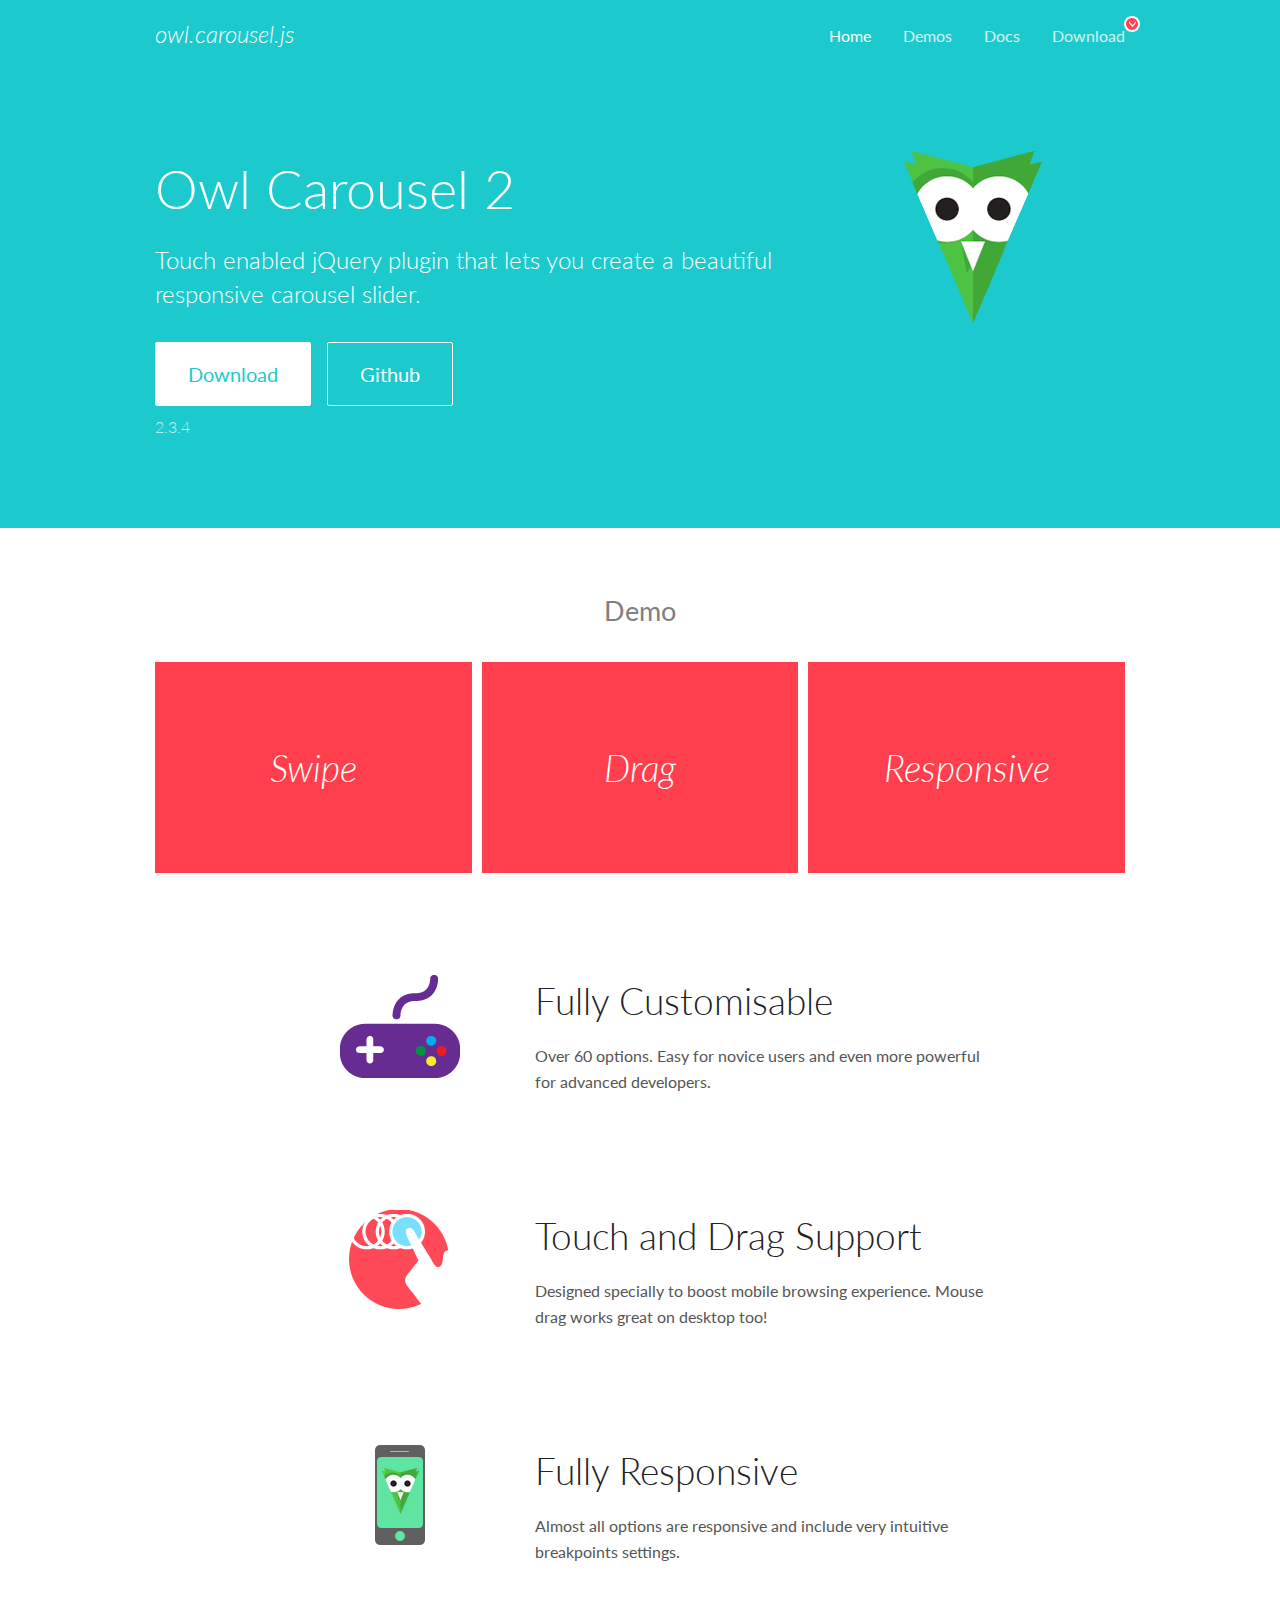
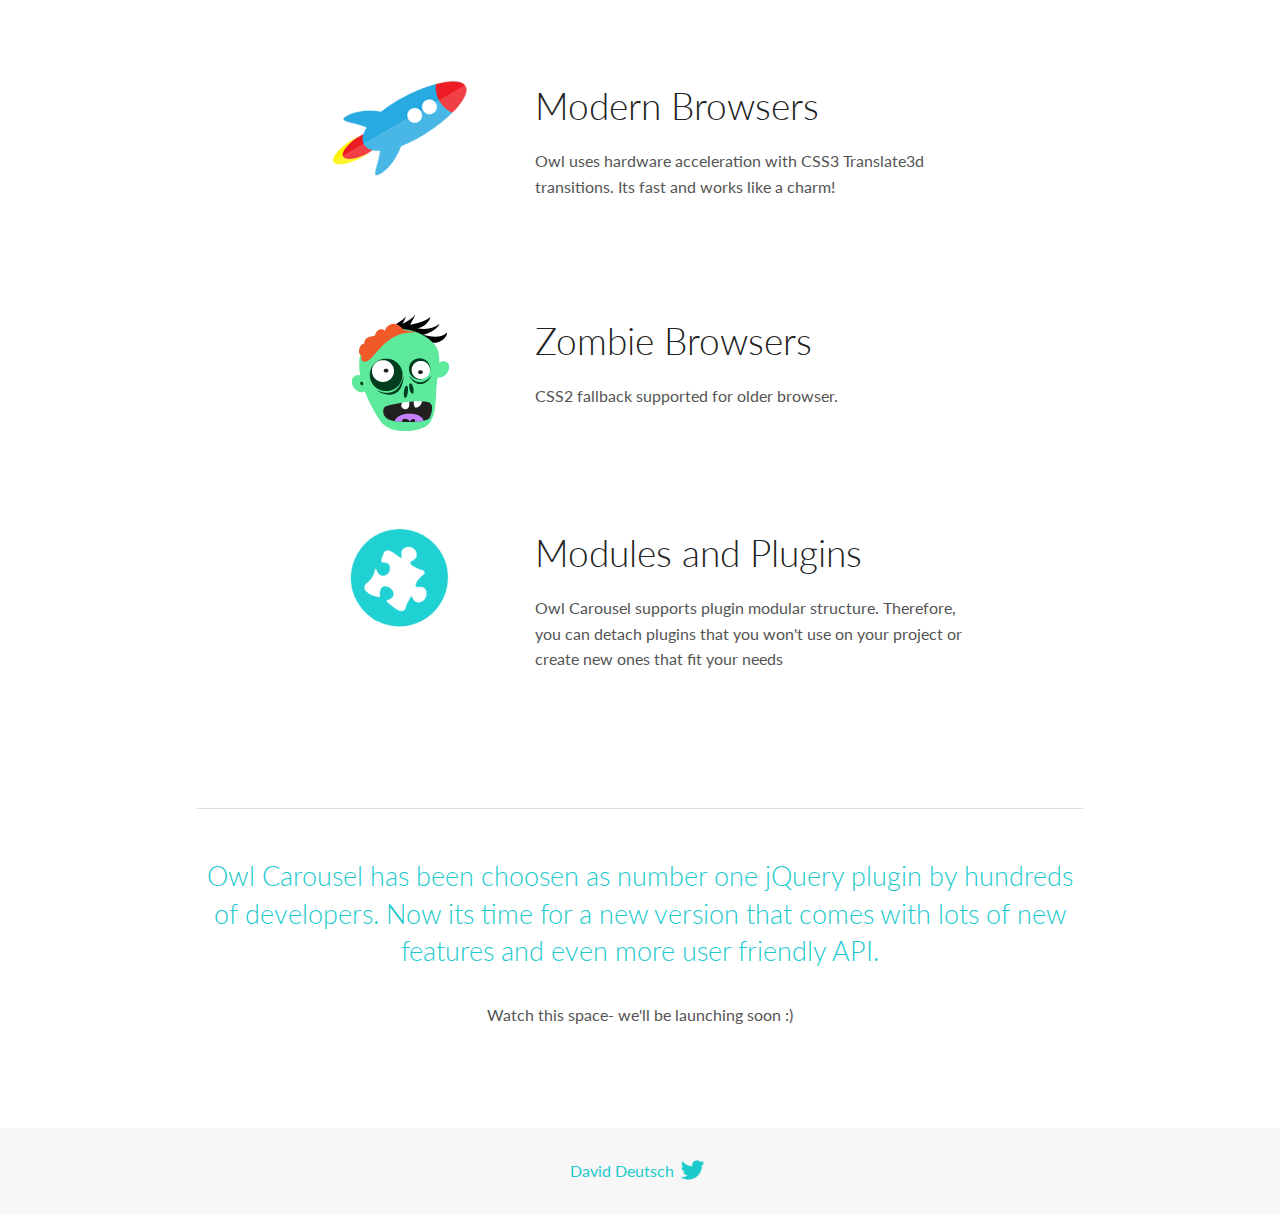
<file: OwlCarousel2-2.3.4/docs/index.html>
<!DOCTYPE html>
<html lang="en">
  <head>

    <!-- head -->
    <meta charset="utf-8">
    <meta name="msapplication-tap-highlight" content="no" />
    <meta name="viewport" content="width=device-width, initial-scale=1.0" />
    <meta name="description" content="Touch enabled jQuery plugin that lets you create beautiful responsive carousel slider.">
    <meta name="author" content="David Deutsch">
    <title>
      Home | Owl Carousel | 2.3.4
    </title>

    <!-- Stylesheets -->
    <link href='https://fonts.googleapis.com/css?family=Lato:300,400,700,400italic,300italic' rel='stylesheet' type='text/css'>
    <link rel="stylesheet" href="assets/css/docs.theme.min.css">

    <!-- Owl Stylesheets -->
    <link rel="stylesheet" href="assets/owlcarousel/assets/owl.carousel.min.css">
    <link rel="stylesheet" href="assets/owlcarousel/assets/owl.theme.default.min.css">

    <!-- HTML5 shim and Respond.js IE8 support of HTML5 elements and media queries -->

    <!--[if lt IE 9]>
      <script src="https://oss.maxcdn.com/libs/html5shiv/3.7.0/html5shiv.js"></script>
      <script src="https://oss.maxcdn.com/libs/respond.js/1.3.0/respond.min.js"></script>
    <![endif]-->

    <!-- Favicons -->
    <link rel="apple-touch-icon-precomposed" sizes="144x144" href="assets/ico/apple-touch-icon-144-precomposed.png">
    <link rel="shortcut icon" href="assets/ico/favicon.png">
    <link rel="shortcut icon" href="favicon.ico">

    <!-- Yeah i know js should not be in header. Its required for demos.-->

    <!-- javascript -->
    <script src="assets/vendors/jquery.min.js"></script>
    <script src="assets/owlcarousel/owl.carousel.js"></script>
  </head>
  <body>

    <!-- header -->
    <header class="header">
      <div class="row">
        <div class="large-12 columns">
          <div class="brand left">
            <h3>
              <a href="/OwlCarousel2/">owl.carousel.js</a> 
            </h3>
          </div>
          <a id="toggle-nav" class="right">
            <span></span> <span></span> <span></span> 
          </a> 
          <div class="nav-bar">
            <ul class="clearfix">
              <li class="active">
                <a href="/OwlCarousel2/index.html">Home</a> 
              </li>
              <li> <a href="/OwlCarousel2/demos/demos.html">Demos</a>  </li>
              <li> <a href="/OwlCarousel2/docs/started-welcome.html">Docs</a>  </li>
              <li>
                <a href="https://github.com/OwlCarousel2/OwlCarousel2/archive/2.3.4.zip">Download</a> 
                <span class="download"></span> 
              </li>
            </ul>
          </div>
        </div>
      </div>
    </header>

    <!-- home panel -->
    <section id="hero">
      <div class="row">
        <div class="large-8 medium-8 columns">
          <h1>Owl Carousel 2</h1>
          <h4>Touch enabled jQuery plugin that lets you create a beautiful responsive carousel slider.</h4>
          <a href="https://github.com/OwlCarousel2/OwlCarousel2/archive/2.3.4.zip" class="hero-button">Download</a> 
          <a href="https://github.com/OwlCarousel2/OwlCarousel2" class="hero-button outline">Github</a> 
          <p>2.3.4</p>
        </div>
        <div class="large-4 medium-4 columns">
          <img class="owl-logo" src="assets/img/owl-logo.png" alt="mr. Owl">
        </div>
      </div>
    </section>

    <!-- body -->
    <div class="home-demo">
      <div class="row">
        <div class="large-12 columns">
          <h3>Demo</h3>
          <div class="owl-carousel">
            <div class="item">
              <h2>Swipe</h2>
            </div>
            <div class="item">
              <h2>Drag</h2>
            </div>
            <div class="item">
              <h2>Responsive</h2>
            </div>
            <div class="item">
              <h2>CSS3</h2>
            </div>
            <div class="item">
              <h2>Fast</h2>
            </div>
            <div class="item">
              <h2>Easy</h2>
            </div>
            <div class="item">
              <h2>Free</h2>
            </div>
            <div class="item">
              <h2>Upgradable</h2>
            </div>
            <div class="item">
              <h2>Tons of options</h2>
            </div>
            <div class="item">
              <h2>Infinity</h2>
            </div>
            <div class="item">
              <h2>Auto Width</h2>
            </div>
          </div>
        </div>
      </div>
    </div>
    <script>
      var owl = $('.owl-carousel');
      owl.owlCarousel({
        margin: 10,
        loop: true,
        responsive: {
          0: {
            items: 1
          },
          600: {
            items: 2
          },
          1000: {
            items: 3
          }
        }
      })
    </script>

    <!-- features -->
    <div id="features">
      <div class="row">
        <div class="small-12 medium-9 small-centered columns">
          <section class="row feature">
            <div class="medium-4 small-12 columns">
              <img src="assets/img/feature-options.png" alt="">
            </div>
            <div class="medium-8 small-12 columns">
              <h2>Fully Customisable</h2>
              <p>Over 60 options. Easy for novice users and even more powerful for advanced developers.</p>
            </div>
          </section>
          <section class="row feature">
            <div class="medium-4 small-12 columns">
              <img src="assets/img/feature-drag.png" alt="">
            </div>
            <div class="medium-8 small-12 columns">
              <h2>Touch and Drag Support</h2>
              <p>Designed specially to boost mobile browsing experience. Mouse drag works great on desktop too!</p>
            </div>
          </section>
          <section class="row feature">
            <div class="medium-4 small-12 columns">
              <img src="assets/img/feature-responsive.png" alt="">
            </div>
            <div class="medium-8 small-12 columns">
              <h2>Fully Responsive</h2>
              <p>Almost all options are responsive and include very intuitive breakpoints settings.</p>
            </div>
          </section>
          <section class="row feature">
            <div class="medium-4 small-12 columns">
              <img src="assets/img/feature-modern.png" alt="">
            </div>
            <div class="medium-8 small-12 columns">
              <h2>Modern Browsers</h2>
              <p>Owl uses hardware acceleration with CSS3 Translate3d transitions. Its fast and works like a charm! </p>
            </div>
          </section>
          <section class="row feature">
            <div class="medium-4 small-12 columns">
              <img src="assets/img/feature-zombie.png" alt="">
            </div>
            <div class="medium-8 small-12 columns">
              <h2>Zombie Browsers</h2>
              <p>CSS2 fallback supported for older browser.</p>
            </div>
          </section>
          <section class="row feature">
            <div class="medium-4 small-12 columns">
              <img src="assets/img/feature-module.png" alt="">
            </div>
            <div class="medium-8 small-12 columns">
              <h2>Modules and Plugins</h2>
              <p>Owl Carousel supports plugin modular structure. Therefore, you can detach plugins that you won&#x27;t use on your project or create new ones that fit your needs</p>
            </div>
          </section>
        </div>
      </div>
    </div>

    <!-- footer -->
    <section id="teaser-text">
      <div class="row">
        <div class="small-12 medium-11 small-centered columns">
          <hr>
          <h3 id="owl-carousel-has-been-choosen-as-number-one-jquery-plugin-by-hundreds-of-developers-now-its-time-for-a-new-version-that-comes-with-lots-of-new-features-and-even-more-user-friendly-api-">Owl Carousel has been choosen as number one jQuery plugin by hundreds of developers. Now its time for a new version that comes with lots of new features and even more user friendly API.</h3>
          <p>Watch this space- we&#39;ll be launching soon :)</p>
        </div>
      </div>
    </section>

    <!-- footer -->
    <footer class="footer">
      <div class="row">
        <div class="large-12 columns">
          <h5>
            <a href="/OwlCarousel2/docs/support-contact.html">David Deutsch</a> 
            <a id="custom-tweet-button" href="https://twitter.com/share?url=https://github.com/OwlCarousel2/OwlCarousel2&text=Owl Carousel - This is so awesome! " target="_blank"></a> 
          </h5>
        </div>
      </div>
    </footer>

    <!-- vendors -->
    <script src="assets/vendors/highlight.js"></script>
    <script src="assets/js/app.js"></script>
  </body>
</html>
</file>
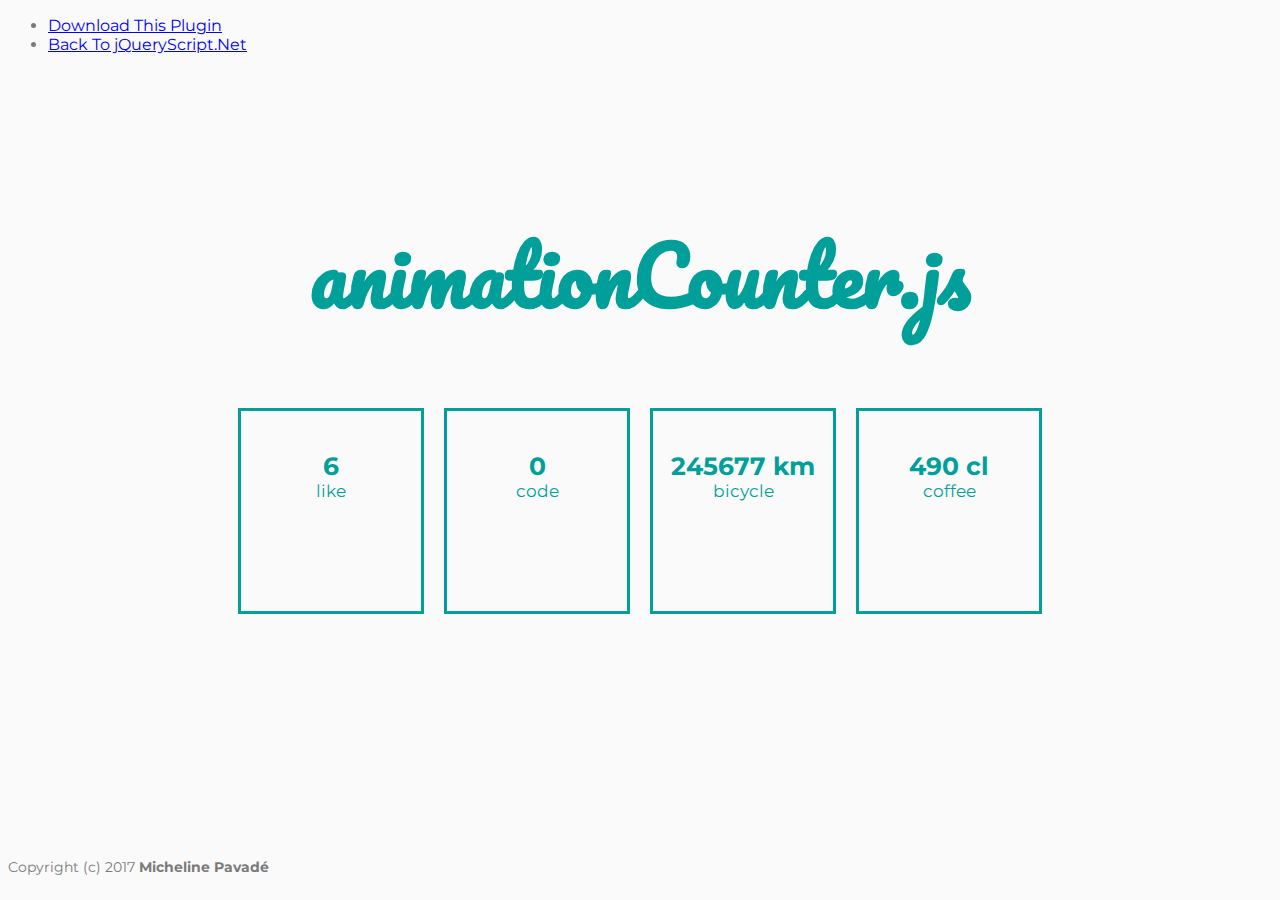
<file: Animated-Number-Counter-Plugin-For-jQuery-animationCounter-js/Animated-Number-Counter-Plugin-For-jQuery-animationCounter-js/example/index.html>
<!doctype html>
<html>
<head>
<meta charset="utf-8">
<meta http-equiv="X-UA-Compatible" content="IE=edge,chrome=1">
<meta name="viewport" content="width=device-width, initial-scale=1">
    <title>jQuery animationCounter.js Plugin Demos</title>
    <link href="http://www.jqueryscript.net/css/jquerysctipttop.css" rel="stylesheet" type="text/css">
    <link href="https://fonts.googleapis.com/css?family=Pacifico" rel="stylesheet">
    <link href="https://fonts.googleapis.com/css?family=Montserrat" rel="stylesheet">
    <link rel="stylesheet" href="custom.css">
    <link rel="stylesheet" href="https://cdn.linearicons.com/free/1.0.0/icon-font.min.css">
  </head>
  <body>
  <div id="jquery-script-menu">
<div class="jquery-script-center">
<ul>
<li><a href="http://www.jqueryscript.net/animation/Animated-Number-Counter-Plugin-For-jQuery-animationCounter-js.html">Download This Plugin</a></li>
<li><a href="http://www.jqueryscript.net/">Back To jQueryScript.Net</a></li>
</ul>
<div class="jquery-script-ads"><script type="text/javascript"><!--
google_ad_client = "ca-pub-2783044520727903";
/* jQuery_demo */
google_ad_slot = "2780937993";
google_ad_width = 728;
google_ad_height = 90;
//-->
</script>
<script type="text/javascript"
src="http://pagead2.googlesyndication.com/pagead/show_ads.js">
</script></div>
<div class="jquery-script-clear"></div>
</div>
</div>
      <div class="main" style="margin-top:150px;">
          <div class="intro">
            <h1 class="title-plugin">animationCounter.js</h1>
          </div>
          <div class="block-wrapper">
              <div class="block">
                  <p><span class="lnr lnr-heart"></span></p>
                  <p class="counter-wrapper"><span class="fb"></span></p>
                  <p class="text-block">like</p>
              </div>
              <div class="block">
                  <p><span class="lnr lnr-code"></span></p>
                  <p class="counter-wrapper"><span class="code"></span></p>
                  <p class="text-block">code</p>
              </div>
              <div class="block">
                  <p><span class="lnr lnr-bicycle"></span></p>
                  <p class="counter-wrapper"><span class="bike"></span></p>
                  <p class="text-block">bicycle</p>
              </div>
              <div class="block">
                  <p><span class="lnr lnr-history"></span></p>
                  <p class="counter-wrapper"><span class="coffee"></span></p>
                  <p class="text-block">coffee</p>
              </div>
            </div>
            <footer>
              <p>Copyright (c) 2017 <a href="http://www.pixel-renaissance.com">Micheline Pavadé</a></p>
            </footer>
      </div>

    <script src="https://code.jquery.com/jquery-1.12.4.min.js"></script>
    <script src="../animationCounter.js" charset="utf-8"></script>
    <script type="text/javascript">
    $('#counter-block').ready(function(){
        $('.fb').animationCounter({
          start: 0,
          step: 1,
          delay:100
        });
        $('.bike').animationCounter({
          start: 245677,
          step: 100,
          delay:2000,
          txt: ' km'
        });
        $('.code').animationCounter({
          start: 0,
          end: 570,
          step: 4,
          delay: 1000
        });
        $('.coffee').animationCounter({
          start: 490,
          end: 1560,
          step: 20,
          delay: 900,
          txt: ' cl'
        });
    });
    </script>
    <script type="text/javascript">

  var _gaq = _gaq || [];
  _gaq.push(['_setAccount', 'UA-36251023-1']);
  _gaq.push(['_setDomainName', 'jqueryscript.net']);
  _gaq.push(['_trackPageview']);

  (function() {
    var ga = document.createElement('script'); ga.type = 'text/javascript'; ga.async = true;
    ga.src = ('https:' == document.location.protocol ? 'https://ssl' : 'http://www') + '.google-analytics.com/ga.js';
    var s = document.getElementsByTagName('script')[0]; s.parentNode.insertBefore(ga, s);
  })();

</script>
  </body>
</html>
</file>
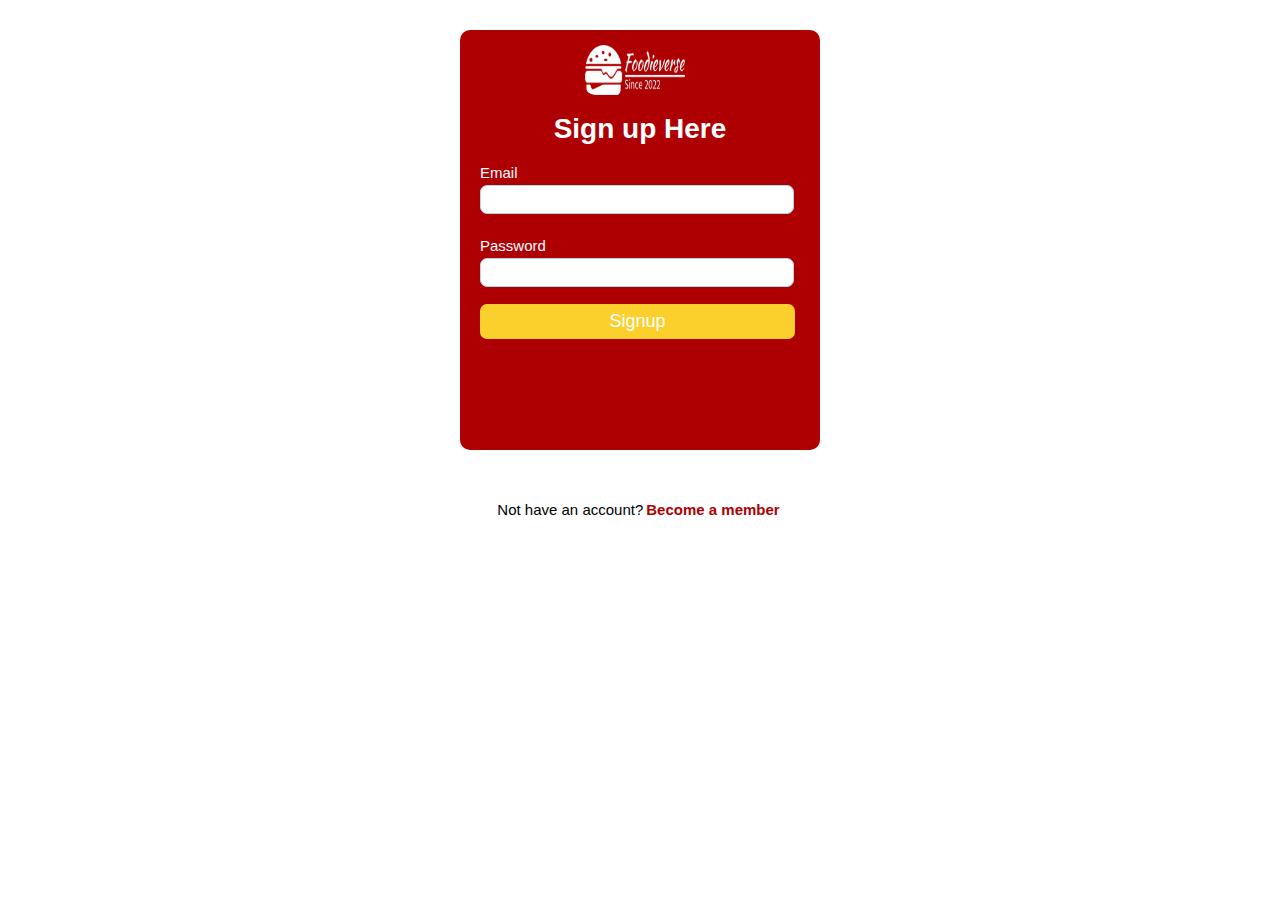
<file: login.html>
<!DOCTYPE html>
<html lang="en">
<head>
	<meta charset="UTF-8">
	<meta name="viewport" content="width=device-width, initial-scale=1.0">
	<title>Signup | Junky</title>
	<link rel="stylesheet" href="css/style.css">
	<link href="images/foodielogo.png" rel="icon">
</head>
<body>

	<div class="login-box">

		<div class="image">
			<a href="index.html"><img src="images/foodie.png" alt=""></a>
		
	</div>
		<h1>Sign up Here</h1> 
		<form>
			<label>Email</label>
			<input type="text" placeholder="">
			<label>Password</label>
			<input type="Password" placeholder="">
			<input type="button" value="Signup">
		</form>
	</div>
	<p class="para-2">Not have an account?<a href="register.html">Become a member</a></p>
	
</body>
</html>
</file>
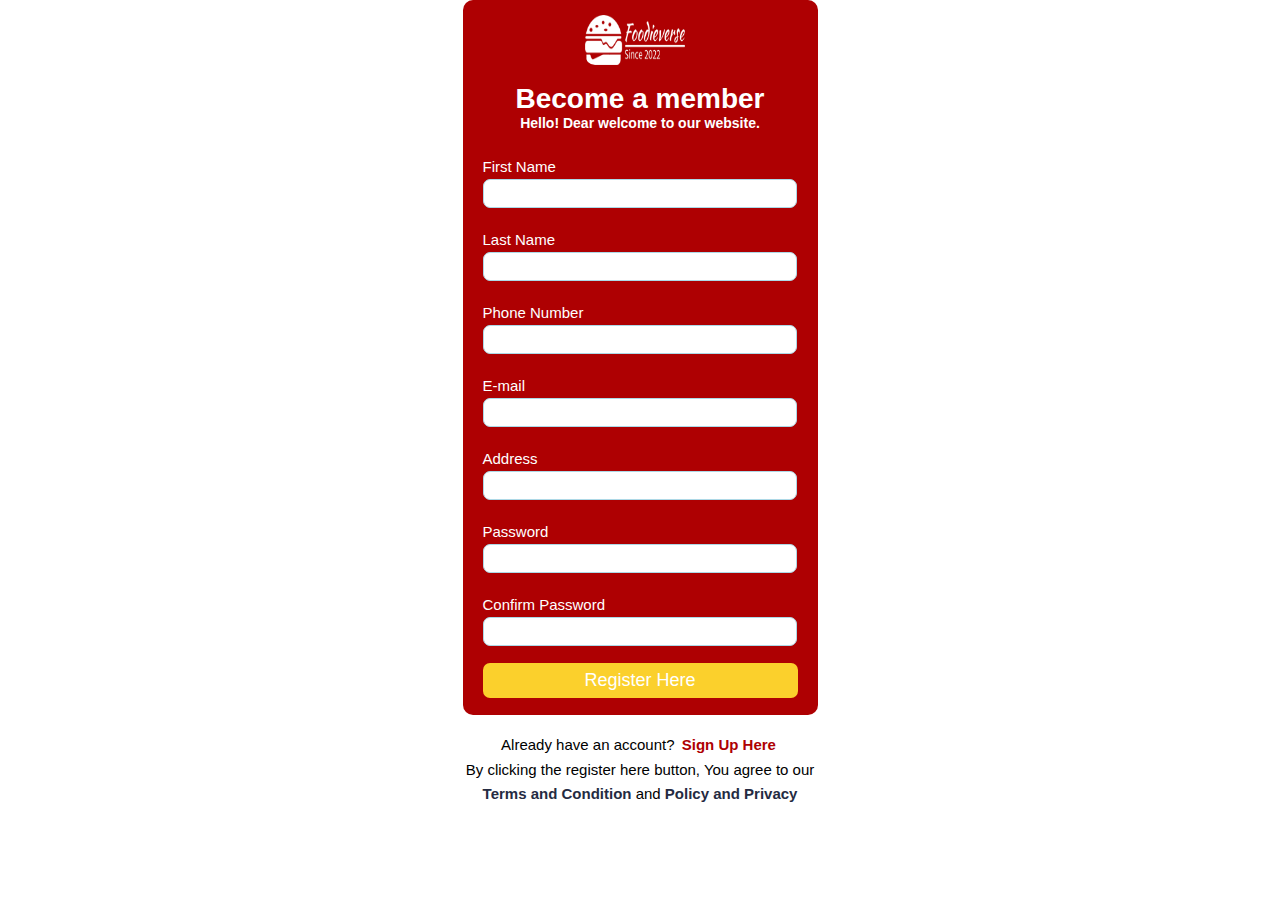
<file: register.html>
<!DOCTYPE html>
<html lang="en">
<head>
	<meta charset="UTF-8">
	<meta name="viewport" content="width=device-width, initial-scale=1.0">
	<title>Registration Form | FoodieVerse</title>
	<link rel="stylesheet" href="css/style.css">
</head>
<link href="images/foodielogo.png" rel="icon">
<body>
	
	<!-- Signup class start -->
	<div class="signup-box">

		<div class="image">
			<a href="index.html"><img src="images/foodie.png" alt=""></a>
		
	</div>

		<h1>Become a member</h1> 
		<h4>Hello! Dear welcome to our website.</h4>
		<form>
			<label>First Name</label>
			<input type="text" placeholder="">
			<label>Last Name</label>
			<input type="text" placeholder="">
			<label>Phone Number</label>
			<input type="text" placeholder="">
			<label>E-mail</label>
			<input type="text" placeholder="">
			<label>Address</label>
			<input type="text" placeholder="">
			<label>Password</label>
			<input type="Password" placeholder="">
			<label>Confirm Password</label>
			<input type="Password" placeholder="">
			<input type="button" value="Register Here">
		</form>
		<p>By clicking the register here button, You agree to our <br> <a href="#"> Terms and Condition</a> and <a href="#">Policy and Privacy</a></p>
	</div> <!-- Sign up class end-->

	<p class="para-2">Already have an account? <a href="login.html">Sign Up Here</a></p>
</body>
</html>
</file>
<file: Animated-Number-Counter-Plugin-For-jQuery-animationCounter-js/Animated-Number-Counter-Plugin-For-jQuery-animationCounter-js/example/custom.css>
html, body{ font-family: 'Montserrat', sans-serif; background-color:#fafafa; color: #7A7A7A; }
.main {font-size:20px; text-align:center; }

.title-plugin{ font-family: 'Pacifico', cursive; font-size: 80px; color: #019F9A}

.block-wrapper{ margin-right: auto; margin-left: auto; width: 824px; }
  .block{ color:#019F9A; float: left; border: 3px solid #019F9A; padding-top: 40px; width: 180px; height: 160px; margin: 10px}
    .block p { margin: 0; }
      .block p i{ font-size: 40px; color: #019F9A; }
  .counter-wrapper{ font-weight:700; margin:5px 0px 5px 0px; font-size: 25px; }
  .text-block{ font-size: 17px; }


  /* icon */
  .lnr-wrapper{ margin-top: 20px }
  .lnr-heart, .lnr-code, .lnr-bicycle, .lnr-history { color: #019F9A; font-size: 45px; }

footer{ position: absolute; bottom:10px; text-align: center; font-size: 14px; }
footer a{ color:#7A7A7A; text-decoration: none; font-weight: bold }
</file>
<file: css/style.css>
*{
	padding: 0px;
	margin: 0px;
}

body{
	 font-family: 'Montserrat', sans-serif;
	 font-size: 14px;
	 line-height: 24px;
}
h1,h2,h3,h4,h5,h6{
     font-family: 'Montserrat', sans-serif;
}
a,a:hover{
	text-decoration: none;
}

.header{
	background: #AE0002;
	width: 100%;
	
}
.header .navbar-nav .nav-item .nav-link{
	margin:  0px 0px 0px 8px;
	font-size: 16px;
	line-height: 26px;
	font-weight: 500;
	color: #fff;
}
.header .navbar-nav .nav-item .nav-link:hover,.header .navbar-nav .nav-item .nav-link:focus{
	color: #FBD02C;
}

.header .navbar-nav .nav-item-1 .btn-success{
	margin:  0px 20px 0px 187px;
	padding: -2px 20px;
	border-radius: 10px;
	background: transparent;
	font-size: 16px;
	font-weight: 500;
	line-height: 26px;
	color: #fff;
	transition: 1s;
	border:2px solid #Fff; 
}

.header .navbar-nav .nav-item-1 .btn-success:hover,.header .navbar-nav .nav-item .btn-success:focus{
     color:#FBD02C;
     border:2px solid #FBD02C;
;
 
}

.header .navbar-nav .nav-item .btn-success{
	margin:0px  0px 0px px;
    padding: 6px 10px;
	border-radius: 5px;
	font-size: 14px;
	line-height: 24px;
	font-weight: 500;
	color: #fff;
	background: #FFB404;
	border: 2px solid #FFB404;
	transition: 1s;
}
.nav-item .fa{
	padding: 0px 0px 0px 7px;
}

.header .navbar-nav .nav-item .btn-success:hover,.header .navbar-nav .nav-item.btn-success:focus{
     color: #FBD02C;
     background: transparent;
     border: 2px solid #FBD02C;
}

/* Banner start */

.banner{
	width: 100%;
	padding: 0px 0px;
}
.img-fluid{

	max-width: 100%;
	height: auto;
	margin: 40px 0px;
}
.inner-banner{
	width: 100%;
	padding: 40px 0px;
}
.banner .inner-banner  img{
  
      width: 300px;
    margin: -53px -59px;
    
}


}
.inner-banner h6{
    font-size: 16px;
    font-weight: 400;
    line-height: 26px;
    color: #FD511A;

}
.inner-banner h2{
   font-size: 40px;
    font-weight: 700;
    line-height: 50px;
    color: #252B42;
   text-align: center;
   margin: -105px 0px 10px 0px;

}
.inner-banner h2 span{
    color: #21B573;
}
.inner-banner p{
        font-size: 16px;
    font-weight: 400;
    line-height: 26px;
    color: #737373;
    text-align: center;
}
.inner-banner .btn-outline-success{
    padding: 10px 20px;
	border-radius: 10px;
	font-size: 16px;
	line-height: 26px;
	font-weight: 500;
	color: #fff;
	background: #AE0002;
	border: 1px solid #AE0002;
	transition: 1s;
	
}

.inner-banner .btn-outline-success:hover,.inner-banner .btn-outline-success:focus{
     color: #AE0002;
     background: transparent;
     border: 1px solid #AE0002;
}

.inner-banner .btn-primary{
	margin: 15px 0px 0px 10px;
	padding: 10px 20px;
	border-radius: 50px;
	font-size: 16px;
	line-height: 26px;
	font-weight: 500;
	color: #23A6F0;
	background: transparent;
	border: 1px solid #23A6F0;
}

.inner-banner .btn-primary:hover,.inner-banner .btn-primary:focus{
     color: #fff;
     background:#23A6F0 ;
     border: 1px solid #23A6F0;
}

.banner .inner-banner .member{
     
     font-size: 14px;
    font-weight: 500;
    line-height: 24px;
    color: #252B42;
    text-align: left;
    margin: 30px 0px 0px 0px;

}

.banner .inner-banner .member .btn-success{

    color: #AE0002;
    background: none;
    border: none;
    font-size: 16px;
    font-weight: 600;
    text-align: left;
}

.banner .inner-banner .member .btn-success:hover,.banner .inner-banner .member .btn-success:focus{
     color: #FBD02C;
    
}

.Strategy .inner-strategy h2{

   
       font-size: 24px;
    font-weight: 700;
    line-height: 34px;
    color: #252B42;
}

.Strategy .inner-strategy img{

	width: 24px;
    margin: 0px 0px 7px 5px;
}

.Strategy .inner-strategy-1 .fa{
	
    font-size: 24px;
    margin: 22px 0px 0px 460px;

}

.Strategy .inner-strategy-2 .fa{
	
    font-size: 24px;
    margin: 22px 0px 0px 140px;

}

.Strategy .inner-strategy h2{
     font-size: 44px;
    font-weight: 700;
    line-height: 54px;
    color: #252B42;
    text-align: center;
    margin: 0px 110px 100px 0px;
}

.Strategy .inner-strategy p{

	 font-size: 14px;
    font-weight: 500;
    line-height: 24px;
    color: #737373;
    text-align: center;
	
}
.feature .inner-feature h4{
    
    font-size: 16px;
    line-height: 26px;
    font-weight: 700;
    color:#252B42;
    text-align: center;
    margin: 15px 0px 20px 0px;
    padding: 0px 0px 25px 0px;
}
.feature .inner-feature p{
	 font-size: 16px;
    line-height: 26px;
    text-align: center;
}
.feature .inner-feature h5{
	    font-size: 24px;
    line-height: 34px;
    text-align: center;
    margin: 0px 0px 0px 0px;
    color:#F04921 ;

}

.feature .inner-feature-1 img {
    width: 194px;
    margin: -90px 0px 0px 38px;
}

.feature .inner-feature-1 {
    background: #E3E3E3;
    margin: 30px 0px 100px 0px;
    border-radius: 10px;
    padding: 0px 0px 10px 0px;
}

.feature .inner-feature-1 h4{
    
    font-size: 16px;
    line-height: 26px;
    font-weight: 700;
    color:#252B42;
    text-align: center;
    margin: 15px 0px 20px 0px;
    padding: 0px 0px 25px 0px;
}
.feature .inner-feature-1 p{
	 font-size: 16px;
    line-height: 26px;
    text-align: center;
}
.feature .inner-feature-1 h5{
	    font-size: 24px;
    line-height: 34px;
    text-align: center;
    margin: 0px 0px 0px 0px;
    color:#F04921 ;

}
.feature .inner-feature .fa{
    
    font-size: 48px;
	width: 150px;
	margin: 50px 0px 10px 160px;

}

.feature .inner-feature{
    
         background: #E3E3E3;
         margin: 30px 0px 100px 0px;
         border-radius: 10px;
         padding: 0px 0px 10px 0px;

}
.feature .inner-feature img{
 
            width: 200px;
    margin: -90px 0px 0px 38px;

}

.feature .inner-feature-1:hover,.feature .inner-feature-1:focus{

	background: #fff;
	color: #252B42;
	
}



.feature .inner-feature:hover,.feature .inner-feature:focus{

	background: #fff;
	color: #252B42;
	
}

.feature .inner-feature h4:hover,.feature .inner-feature h4:focus{

	color: #252B42;
}

.instruction-header .inner-work img{
  
    width: 100px;
    margin: 0px 0px 0px 500px;

}
.instruction-header .inner-work h1{
    
    font-size: 36px;
    line-height: 46px;
    font-weight: 600;
    text-align: center;
    color: #252B42;

}

.instruction{
    width: 100%;
    padding: 80px 0px;
}
.instruction .instruction-feature{
    width: 100%;
    padding: 40px 0px;
    text-align: center;
    background: #fff;
    border-radius: 10px;
    
}
.instruction .instruction-feature img{
    width: 100px;
    
}
.instruction .instruction-feature h4{
    font-size: 22px;
    line-height: 32px;
    font-weight: 700;
    color: #252B42;
    margin: 20px 0px 0px;
    transition: 1s;

}
.instruction .instruction-feature h4:hover, .feature .inner-feature h4:focus{

    color: #AE0002;
   

}
.instruction .instruction-feature .button{

    font-size: 14px;
    font-weight: 600;
    line-height: 24px;
    color: #0689FF;
    transition: 1s;

} 

.instruction .instruction-feature .button:hover, .instruction .instruction-feature .button:focus{

    color:#000336 ;
}

.instruction .instruction-feature .arrow{
    
    width: 24px;
    height: 24px;

} 
.instruction .instruction-feature .arrow:hover, .feature .inner-feature .arrow:focus{

    background: transparent;
    border: 1px solid #000336 ;
    border-radius:5px;
}

.instruction .instruction-feature .btn-success{
     padding: 15px 25px 15px 25px;
     font-size: 14px;
    line-height: 24px;
    font-weight: 500;
    background: #AE0002;
    border: 1px solid #AE0002;
    border-radius: 10px;
    transition: 1s;
}

.instruction .instruction-feature .btn-success:hover, .instruction .instruction-feature .btn-success:focus{

    color:#AE0002;
    background: transparent;
    border:1px solid #AE0002;
}

/*letest work code start*/
.letest-work{
    width: 100%;
    padding: 80px 0px;
    background: #f2f5f7;
}
.letest-work .title{
    text-align: center;
}
.letest-work .title h2{
    font-size: 35px;
    line-height: 35px;
    font-weight: 700;
    text-transform: capitalize;
    color:#252B42;
    letter-spacing: 1px;
}
.letest-work .title p{
    font-size: 14px;
    line-height: 24px;
    font-weight: 400;
    color: #7c8fa2;
    padding: 10px 0px 60px;
    letter-spacing: 1px;
}
.letest-work .card{
    border-radius: 5px;
    border: 1px solid #eee;
}
.letest-work .card .card-img-top {
    border-top-left-radius: 0px;
    border-top-right-radius: 0px;
        height: 330px;
}
.letest-work .card .card-body{
    width: 100%;
    text-align: center;
    padding: 20px 0px;
}
.letest-work .card .card-title{
    font-size: 22px;
    line-height: 32px;
    font-weight: 700;
    text-transform: capitalize;
    color: #252B42;
}
.letest-work .card .card-text{
    font-size: 14px;
    line-height: 24px;
    font-weight: 500;
    color: #6F90AC;
    margin: -5px 0px 0px;
}
.letest-work .owl-carousel{
    widows: 100%;
    padding: 80px 0px 0px;
}
.letest-work .owl-theme .owl-nav.disabled+.owl-dots{
    margin-top: 40px;
}

.letest-work .owl-theme .owl-dots .owl-dot span{
    background: #506a85;
    width: 15px;
    height: 15px;
}
.letest-work .owl-theme .owl-dots .owl-dot.active span, .owl-theme .owl-dots .owl-dot:hover span {
    background: #00bc9c;
}
.w-100 {
    margin: 30px 0px 0px 0px;
    width: 100%!important;
}


.carousel-inner .carousel-caption h5 {
    font-size: 36px;
    line-height: 46px;
    font-weight: 700;
    color: #fff;
    background: #252B42;
}

.carousel-inner .carousel-caption p {
    font-size: 14px;
    line-height: 24px;
    font-weight: 700;
    color: #fff;
}

.near-header .near-work .near-logo{
   
    width: 100px;
    margin: 25px 0px 0px 500px; 
   
}

.near-header .near-work h1{
    
    font-size: 36px;
    line-height: 46px;
    font-weight: 700;
    text-align: center;
    color: #fff;
    margin: 0px 0px 25px 0px;


}

.near-area .near-form h3{
  
      font-size: 24px;
    line-height: 34px;
    font-weight: 600;
    color:#fff;
    margin: 30px 0px 0px 0px;

}

.near-area .near-form p{

    font-size: 14px;
    line-height: 24px;
    font-weight: 500;
    color: #fff;
     margin: 0px 345px 0px 0px;
}

.near-area .near-form .form-control{
   
   margin: 10px 0px 0px 0px;
   padding: 15px 0px 15px 15px;

}

.near-area .near-form h4{
  
      font-size: 16px;
    line-height: 26px;
    font-weight: 700;
    text-align: left;
    color:#FBD02C;
    margin: 20px 445px 0px 0px;

}
.near-area .near-form .fa{


}

.near-header{

    background: #AE0002;
}

.near-area{

    background: #AE0002;
}

.near-area .near-form-2 iframe{
   
   border-radius: 10px;
       margin: 36px 0px 30px 0px;

}
.social{
    background: #F2F5F7;
}
.social .social-img img{
   
   width: 500px;
   margin: 65px 0px 0px 0px;


}

.social .social-info h2{
    
    font-size: 34px;
    line-height: 44px;
    font-weight: 700;
    color: #252B42;
    margin: 225px 0px 0px 0px;


}

.social .social-info p{
    
    font-size: 14px;
    line-height: 24px;
    font-weight: 500;
    color: #6F90AC;
    margin: 0px 139px 0px 0px;

}

.social .social-info .fa{

    
    font-size: 32px;
    line-height: 42px;
    color: #252B42;

}

.social .social-info .fa:hover,.social .social-info .fa:focus{

     color: #FBD02C;
}

.fun-fact{

    width: 100%;
    padding: 80px 0px;
}

.inner-fun{
    width: 100%;
    padding: 40px;
    text-align: center;
    border: 2px solid #5e6c7a;
}

.inner-fun .fa{

    font-size: 60px;
    color: #AE0002;
    margin: 0px 0px 20px;
}
.inner-fun h1{
   
   font-size: 80px;
  
   font-weight: 300;
   color: #AE0002;

}
.inner-fun h4{

    font-size: 22px;
    line-height: 32px;
    color: #5e6c7a;
    text-transform: uppercase;
    letter-spacing: 2px;
}

/*footer code start*/
.footer{
    width: 100%;
}
.footer .wedget-section{
    width: 100%;
    padding: 80px 0px;
    background: #AE0002;
}
.footer .wedget-section .wedget{
    width: 100%;
}
.footer .wedget-section .wedget h4{
    font-size: 16PX;
    line-height: 26PX;
    font-weight: 700;
    text-transform: uppercase;
    color: #fff;
    margin: 0px 0px 20px;
}
.footer .wedget-section .wedget img{
    margin: 0px 0px 15px;
}
.footer .wedget-section .wedget p{
    font-size: 12px;
    line-height: 20px;
    font-weight: 400;
    color: #fff;
    padding: 0px;
    margin: 0px 0px 20px 0px;
}
.footer .wedget-section .wedget .btn-link{
    font-size: 13px;
    line-height: 23px;
    font-weight: 500;
    padding: 0px;
    text-decoration: none;
    color: #9eacba;
}
.footer .wedget-section .wedget .btn-link:hover, .footer .wedget-section .wedget .btn-link:focus{
    color: #FBD02C;
}
.footer .wedget-section .wedget .btn-link .fa-long-arrow-right{
    margin: 5px 0px 0px 10px;
}
.footer .wedget-section .wedget .img-fluid{
    padding: 0px;
}
.padd{
    padding-right: 3px !important;
}
.wedget-inner{
    width: 100%;
    padding: 0px 20px 0px 0px;
}
.wedget ul{
    padding: 0px;
    margin: 0px;
}
.wedget ul li{
    list-style: none;
    font-size: 14px;
    line-height: 24px;
    color: #9eacba;
    margin: 0px 0px 5px;
}
.wedget ul li .fa{
    margin: 0px 10px 0px 0px;
}
.wedget .subscribe{
    width: 100%;
    position: relative;
}
.wedget .subscribe .form-contorl{
    font-size: 11px;
    line-height: 21px;
    width: 100%;
    background: #fff;
    color: #687583;
    border: 1px solid#4e5c6c;
    padding: 8px;
}
.wedget .subscribe .form-contorl:focus{

}
.wedget .subscribe .btn-success{
    font-size: 12px;
    line-height: 24px;
    font-weight: 700;
    color: #fff;
    background: #FBD02C;
    border: 1px solid #FBD02C;
    text-transform: uppercase;
    position: absolute;
        margin: 0px 0px 0px 0px;
    top: 10%;
    right: 1%;
    padding: 3px 5px;
    letter-spacing: 1px;
}
.wedget .subscribe .btn-success:hover, .wedget .subscribe .btn-success:focus{
    color: #FBD02C;
    background: transparent;
    border: 1px solid #FBD02C;
}

/*main footer start*/
.footer .main-footer{
    width: 100%;
    padding: 26px 0px 8px;
    background: #9C020A;
}
.footer .main-footer .f-copy{
    width: 100%;
}
.footer .main-footer .f-copy a{
    text-decoration: none;
    font-size: 14px;
    line-height: 24px;
    font-weight: 400;
    color: #fff;
}
.footer .main-footer .f-nav{
    width: 100%;
    text-align: right;
}
.footer .main-footer .f-nav li{
    list-style: none;
    display: inline-block;
    text-decoration: none;
    padding: 0px;
    margin: 0px;
}
.footer .main-footer .f-nav li a{
    font-size: 14px;
    line-height: 24px;
    font-weight: 500;
    text-decoration: none;
    color: #fff;
    padding: 0px;
    margin: 0px;
    margin: 0px 10px 0px 0px;
}
.footer .main-footer .f-nav li i{
    font-size: 3px;
    color: #fff;
    margin: 0px 10px 0px 0px;
}

.btn-info{

    background: #FBD02C;
    border: 1px solid #FBD02C;
}

.btn-info .fa{

    color: #fff;
}

.btn-info:hover, .btn-info:focus{

    background: transparent;
    border:1px solid #FBD02C;
}


/*footer code end*/


.card-section{

     width:100%;
     padding: 80px 0px;
}

.card{
  
  width: 100%;
  padding:  0px;
  position: relative;
  background: #fff; 
  transition: 1s;
}

.card .card-img{

    width: 100%;
    height: 100%;
    background: #F2F5F7;
    position: absolute;
    left: 0;
    right: 0;
    text-align: center;
    transition: 1s;
    border: 2px solid #AE0002;

}

.card-img .img-fluid{
    
    width: 150px;
    transform: translate(0%, 0%);

}

.card:hover .card-img{
    width: 50%;
    height: 70%;
    left: -50%;
    top: 50%;
    transform: translate(60%, 10%);
    position: absolute;
    background: #AE0002;
    cursor: pointer;
}
.card-body .card-title{
    
        font-size: 20px;
    line-height: 30px;
    font-weight: 600;
    text-align: center;
    text-transform: uppercase;
    color: #252B42;

}

.card-body .card-text{

    font-size: 14px;
    line-height: 24px;
    font-weight: 500;
    text-align: center;
    text-transform: uppercase;
    color: #252B42;
}

.product img{
  
      width: 100px;
    margin: 30px 0px 0px 625px;

}

.product h1{

    font-size: 32px;
    line-height: 42px;
    color: #252B42;
    font-weight: 700;
    text-align: center;
}
.inner-feature-2{
  
    background: #F2F5F7;
    margin: 110px 0px 0px 0px;
    border-radius: 10px;
    border: 2px solid #AE0002;
    transition: 1s;

}

.feature-1 .inner-feature-2 img{
 
 width: 150px;
     margin: -65px 0px 0px 50px;


}

.feature-1 .inner-feature-2:hover, .feature-1 .inner-feature-2:focus{

    background: #fff;
    border: 2px solid #FBD02C;
}

.inner-feature-2 h4{

    font-size: 22px;
    line-height: 32px;
    font-weight: 700;
    color: #252B42;
    text-align: center;
}

.inner-feature-2 p{

    font-size: 14px;
    line-height: 24px;
    color: #252B42;
    text-align: center;

}

.inner-feature-2 h5{
    
    font-size: 22px;
    line-height: 32px;
    color: #252B42;
    text-align: center;

}

.inner-feature-3{
  
  background: #F2F5F7;
    margin: 110px 0px 0px 0px;
    border-radius: 10px;
    border: 2px solid #AE0002;
    transition: 1s;

}

.feature-1 .inner-feature-3 img{
 
     width: 170px;
    margin: -80px 0px 0px 50px;


}

.inner-feature-3 h4{

    font-size: 22px;
    line-height: 32px;
    font-weight: 700;
    color: #252B42;
    text-align: center;
}

.inner-feature-3 p{

    font-size: 14px;
    line-height: 24px;
    color: #252B42;
    text-align: center;

}

.inner-feature-3 h5{
    
    font-size: 22px;
    line-height: 32px;
    color: #252B42;
    text-align: center;

}

.feature-1 .inner-feature-3:hover, .feature-1 .inner-feature-3:focus{

    background: #fff;
    border: 2px solid #FBD02C;
}

.signup-box{
  width: 355px;
  height: 715px;
  margin: 0px auto;
  border-radius: 10px;
  background-color:  #AE0002;

} 

.login-box{
  width: 360px;
  height: 420px;
  margin: 30px auto;
  border-radius: 10px;
  background-color:  #AE0002;
}
.image{
  width: 100%;
  text-align: center;
}
.image img{
  width: 100px;
  height: 50px;
  
  margin: 15px 10px 0px 0px;
  border-radius: 10px;
}

h1{
  text-align: center;
  padding-top: 15px;
  color: white;
}
h4{
  text-align: center;
  color: white;
}
form{
  width: 300px;
  margin-left: 20px;
  color: white;
}
form label{
  display: flex;
  margin-top: 20px;
  font-size: 15px;
}
form input{
  width: 100%;
  padding: 6px;
  border: none;
  border: 1px solid lightblue;
  border-radius: 7px;
  outline: none;
}
input[type="button"]{
  width: 315px;
  height: 35px;
  margin-top: 17px;
  border: none;
  background-color: #FBD02C;
  color: white;
  font-size: 18px;

}
input[type="button"]:hover{
  color: orange;
  background-color: white;
}
p{
  text-align: center;
  padding-top: 30px;
  font-size: 15px;
      margin: 30px 0px 0px 0px;
  padding-bottom: 18px;

}
p a{
  color: #252B42;
  font-weight: 600;
  
}

p a:hover,p a:focus{

    color: #AE0002;
}
.para-2{
  text-align: center;
  color: black;
  font-size: 15px;
  margin-top: -12px;
}
.para-2 a{
   margin: auto;
   padding: 3px;
    font-weight: bold;
    font-family: Arial, Helvetica, sans-serif;
    color: #AE0002;
    text-align: left;
    text-decoration: none;
  
    
    border-radius: 50px;

}

.para-2 a:hover,.para-2 a:focus{

    color: #FBD02C;
}

.near-areax{

    background: #AE0002;
}

.near-areax .near-formx img{

     width: 450px;
    margin: 50px 0px 30px 350px;

}

.near-areax .near-form-3 iframe {
    border-radius: 10px;
    margin: 850px 0px 30px 5px;
    height: 250px;
    width: 550px;
}

.near-areax .near-formx h3{
    
    font-size: 24px;
    line-height: 34px;
    font-weight: 600;
    color: #fff;
    text-align: left;

}

.near-areax .near-formx p{
    
    text-align: left;
    font-size: 16px;
    line-height: 26px;
    color: #fff

}

.near-areax .near-formx h4{
   
   text-align: left;
    margin: 10px 0px 10px 0px;
    color: #FBD02C;
    font-size: 24px;
    line-height: 34px;
    font-weight: 600;
   
 
}


.near-areax .info h4{
   
   text-align: left;
    margin: 10px 0px 10px 0px;
    color: #FBD02C;
    font-size: 24px;
    line-height: 34px;
    font-weight: 600;

}

.near-areax .info a{
      font-size: 14px;
      font-weight: 600;
       margin: 30px 0px 30px 0px;
    background: #FBD02C;
    border: 1px solid #FBD02C;
    padding: 10px 10px 6px 10px;
}
   

.near-areax .info a:hover, .near-areax .info a:focus{

    background: transparent;
    border: 2px solid #FBD02C;
}

.near-areax .info-1 form input{
 


}

.near-areax .info-1 form label{

    font-size: 18px;
    line-height: 28px;
    color: #FBD02C;
    font-weight: 500;
}

hr{
  
      margin: -1px 0px 0px 0px;
    color: inherit;
    border: 0;
    border-top: 1px solid;
    opacity: .25;

}


.Strategy .inner-strategy h2{
     font-size: 44px;
    font-weight: 700;
    line-height: 54px;
    color: #252B42;
    text-align: center;
   
}

.Strategy .inner-strategy p{

     font-size: 14px;
    font-weight: 500;
    line-height: 24px;
    color: #737373;
    text-align: center;
    
}


.strategy-0 .inner-strategy-0  h2{
     font-size: 44px;
    font-weight: 700;
    line-height: 54px;
    color: #252B42;
    text-align: center;
    margin: 0px;
}

.strategy-0 .inner-strategy-0 p{

     font-size: 14px;
    font-weight: 500;
    line-height: 24px;
    color: #737373;
    text-align: center;
    margin: 0px;
    
}



/*--cart items detail--*/


.nav-item .cart{
    background: ;
    border-radius: 10%;

}

h2{
   
    text-align: center;
}

.fooditems{
    display: flex;
    justify-content: center;
    flex-wrap: wrap;
    margin-top: 50px;
    padding-bottom: 100px;
}

.pics{
    margin-right: 20px;
    margin-left: 20px;
    position: relative;
    overflow: hidden;
    border-radius: 10px;
}

.add-cart{
    position: absolute;
    width: 100%;
    background-color: lightgoldenrodyellow;
    transition: all 0.3s ease-in-out;
    opacity: 0;
    cursor: pointer;
    text-align: center; 
}

.pics:hover .cart1,
.pics:hover .cart2,
.pics:hover .cart3{

    bottom: 50px;
    opacity: 1;
    padding: 10px;
    text-decoration: none;
}


/*-----Cart Page Designing ------*/


.fooditem-container{
    max-width: 650px;
    justify-content: space-around;
    margin: 0 auto;
    margin-top: 50px;
}

.fooditem-header{
    width: 100%;
    max-width: 650px;
    display: flex;
    justify-content: flex-start;
    border-bottom: 4px solid maroon;
    margin: 0 auto;
}

.fooditem-title{
    width: 80%;
    border-bottom: 4px solid maroon;
    display: flex;
    align-items: center;
}

.price{
    width: 15%;
    border-bottom: 4px solid maroon;
    display: flex;
    align-items: center;
}

.quantity{
    width: 30%;
    border-bottom: 4px solid maroon;
    display: flex;
    align-items: center;
}

.total{
    width: 10%;
    border-bottom: 4px solid maroon;
    display: flex;
    align-items: center;
}

.fooditem-container ion-icon{
    font-size: 25px;
    color: blue;
    margin-left: 10px;
    margin-right: 10px;
    cursor: pointer;
}
</file>
